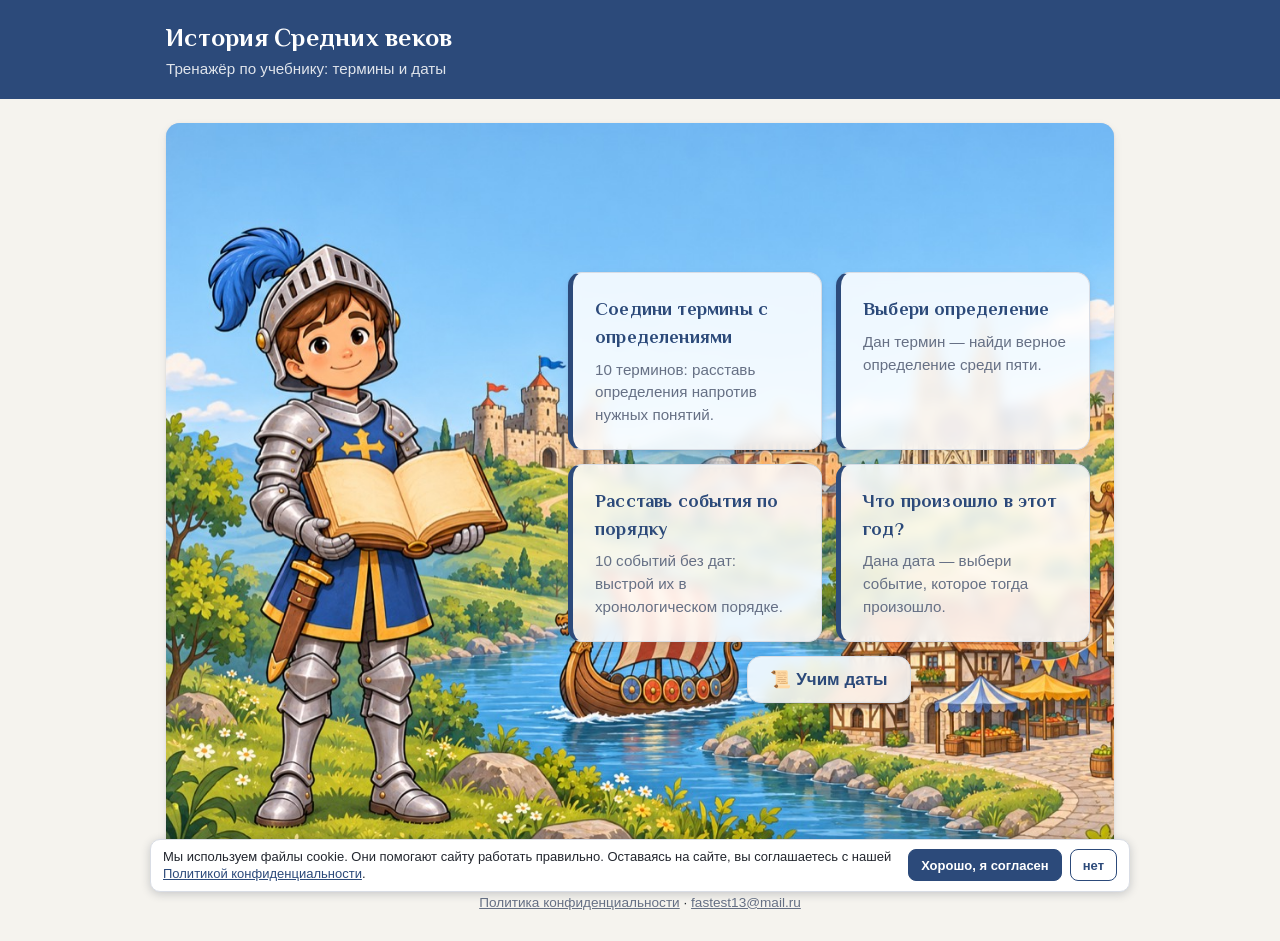
<file: index.html>
<!DOCTYPE html>
<html lang="ru">
<head>
  <meta charset="utf-8">
  <meta name="viewport" content="width=device-width, initial-scale=1">
  <title>История Средних веков — тренажёр</title>
  <link rel="icon" type="image/png" sizes="32x32" href="favicon.png">
  <link rel="icon" type="image/svg+xml" href="favicon.svg">
  <link rel="stylesheet" href="css/style.css">
</head>
<body>
  <header class="site-header">
    <div class="wrap">
      <h1>История Средних веков</h1>
      <p class="subtitle">Тренажёр по учебнику: термины и даты</p>
    </div>
  </header>

  <main class="wrap">
    <section id="menu" class="menu">
      <figure class="hero"><img src="images/hero.jpg" alt="Рыцарь с книгой на фоне средневековых земель" width="1280" height="853"></figure>
      <div class="menu-cards">
        <button type="button" class="menu-card" data-mode="match">
          <span class="menu-title">Соедини термины с определениями</span>
          <span class="menu-desc">10 терминов: расставь определения напротив нужных понятий.</span>
        </button>
        <button type="button" class="menu-card" data-mode="terms">
          <span class="menu-title">Выбери определение</span>
          <span class="menu-desc">Дан термин — найди верное определение среди пяти.</span>
        </button>
        <button type="button" class="menu-card" data-mode="order">
          <span class="menu-title">Расставь события по порядку</span>
          <span class="menu-desc">10 событий без дат: выстрой их в хронологическом порядке.</span>
        </button>
        <button type="button" class="menu-card" data-mode="dates">
          <span class="menu-title">Что произошло в этот год?</span>
          <span class="menu-desc">Дана дата — выбери событие, которое тогда произошло.</span>
        </button>
        <a class="memo-pill" href="pamyatka.html">📜 Учим даты</a>
      </div>
    </section>

    <section id="mode" class="mode" hidden></section>
  </main>

  <footer class="site-footer wrap">
    <a href="privacy.html">Политика конфиденциальности</a>
    · <a href="mailto:fastest13@mail.ru?subject=%D0%A2%D0%B5%D1%81%D1%82%20%D0%A1%D1%80%D0%B5%D0%B4%D0%BD%D0%B8%D0%B5%20%D0%B2%D0%B5%D0%BA%D0%B0">fastest13@mail.ru</a>
  </footer>

  <script src="js/data.js"></script>
  <script src="js/common.js"></script>
  <script src="js/mode-match.js"></script>
  <script src="js/mode-term-quiz.js"></script>
  <script src="js/mode-order.js"></script>
  <script src="js/mode-date-quiz.js"></script>
  <script src="js/analytics.js"></script>
  <script src="js/app.js"></script>
</body>
</html>
</file>
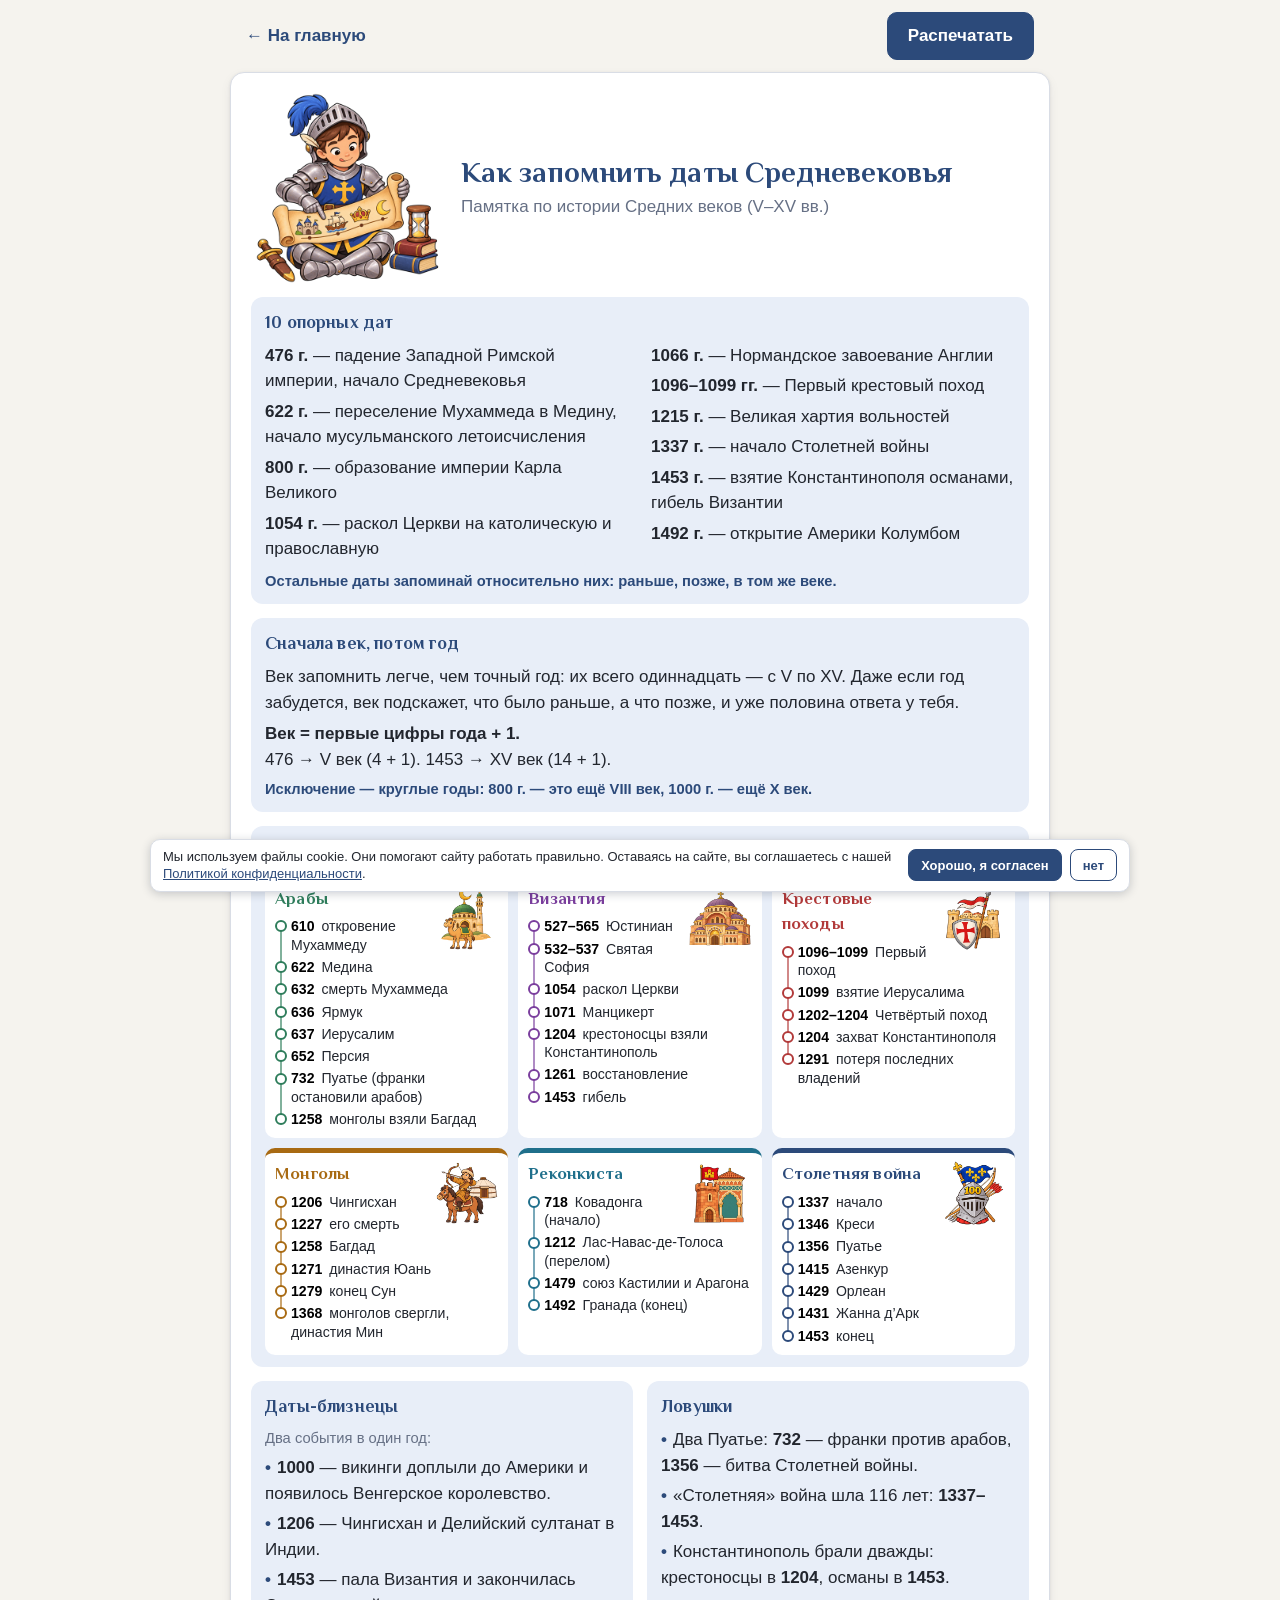
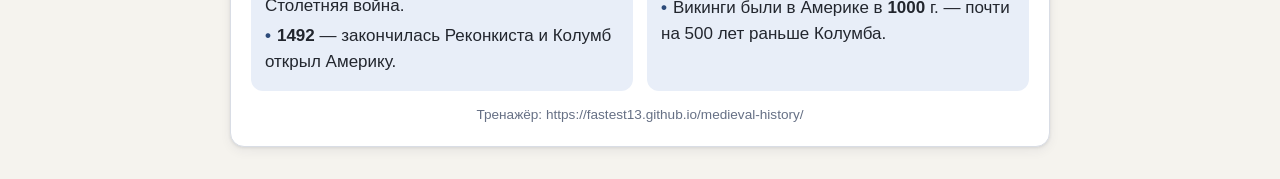
<file: pamyatka.html>
<!DOCTYPE html>
<html lang="ru">
<head>
  <meta charset="utf-8">
  <meta name="viewport" content="width=device-width, initial-scale=1">
  <title>Как запомнить даты Средневековья — памятка</title>
  <link rel="icon" type="image/png" sizes="32x32" href="favicon.png">
  <link rel="icon" type="image/svg+xml" href="favicon.svg">
  <link rel="stylesheet" href="css/style.css">
</head>
<body data-page="pamyatka">
  <div class="memo-bar">
    <a class="back-link" href="index.html">← На главную</a>
    <button type="button" class="btn primary" id="memo-print">Распечатать</button>
  </div>

  <main class="memo">
    <header class="memo-head">
      <img class="memo-knight" src="images/knight-study.png" alt="Рыцарь с книгой" onerror="this.onerror=null;this.src='images/knight-4.png'">
      <div>
        <h1>Как запомнить даты Средневековья</h1>
        <p class="memo-sub">Памятка по истории Средних веков (V–XV вв.)</p>
      </div>
    </header>

    <section class="memo-sec">
      <h2>10 опорных дат</h2>
      <ul class="memo-dates">
        <li><b>476 г.</b> — падение Западной Римской империи, начало Средневековья</li>
        <li><b>622 г.</b> — переселение Мухаммеда в Медину, начало мусульманского летоисчисления</li>
        <li><b>800 г.</b> — образование империи Карла Великого</li>
        <li><b>1054 г.</b> — раскол Церкви на католическую и православную</li>
        <li><b>1066 г.</b> — Нормандское завоевание Англии</li>
        <li><b>1096–1099 гг.</b> — Первый крестовый поход</li>
        <li><b>1215 г.</b> — Великая хартия вольностей</li>
        <li><b>1337 г.</b> — начало Столетней войны</li>
        <li><b>1453 г.</b> — взятие Константинополя османами, гибель Византии</li>
        <li><b>1492 г.</b> — открытие Америки Колумбом</li>
      </ul>
      <p class="memo-note">Остальные даты запоминай относительно них: раньше, позже, в том же веке.</p>
    </section>

    <section class="memo-sec memo-century">
      <h2>Сначала век, потом год</h2>
      <p>Век запомнить легче, чем точный год: их всего одиннадцать — с V по XV. Даже если год забудется, век подскажет, что было раньше, а что позже, и уже половина ответа у тебя.</p>
      <p><b>Век = первые цифры года + 1.</b><br>476 → V век (4 + 1). 1453 → XV век (14 + 1).</p>
      <p class="memo-note">Исключение — круглые годы: 800 г. — это ещё VIII век, 1000 г. — ещё X век.</p>
    </section>

    <section class="memo-sec">
      <h2>Цепочки-истории</h2>
      <div class="memo-ladders">
        <div class="memo-ladder" style="--c:#2e7d5b">
          <div class="memo-ladder-head"><img src="images/chain-arabs.png" alt=""><span>Арабы</span></div>
          <ol class="memo-ladder-list">
            <li><b>610</b> откровение Мухаммеду</li>
            <li><b>622</b> Медина</li>
            <li><b>632</b> смерть Мухаммеда</li>
            <li><b>636</b> Ярмук</li>
            <li><b>637</b> Иерусалим</li>
            <li><b>652</b> Персия</li>
            <li><b>732</b> Пуатье (франки остановили арабов)</li>
            <li><b>1258</b> монголы взяли Багдад</li>
          </ol>
        </div>
        <div class="memo-ladder" style="--c:#7a3e9d">
          <div class="memo-ladder-head"><img src="images/chain-byzantium.png" alt=""><span>Византия</span></div>
          <ol class="memo-ladder-list">
            <li><b>527–565</b> Юстиниан</li>
            <li><b>532–537</b> Святая София</li>
            <li><b>1054</b> раскол Церкви</li>
            <li><b>1071</b> Манцикерт</li>
            <li><b>1204</b> крестоносцы взяли Константинополь</li>
            <li><b>1261</b> восстановление</li>
            <li><b>1453</b> гибель</li>
          </ol>
        </div>
        <div class="memo-ladder" style="--c:#b23a3a">
          <div class="memo-ladder-head"><img src="images/chain-crusades.png" alt=""><span>Крестовые походы</span></div>
          <ol class="memo-ladder-list">
            <li><b>1096–1099</b> Первый поход</li>
            <li><b>1099</b> взятие Иерусалима</li>
            <li><b>1202–1204</b> Четвёртый поход</li>
            <li><b>1204</b> захват Константинополя</li>
            <li><b>1291</b> потеря последних владений</li>
          </ol>
        </div>
        <div class="memo-ladder" style="--c:#a86a12">
          <div class="memo-ladder-head"><img src="images/chain-mongols.png" alt=""><span>Монголы</span></div>
          <ol class="memo-ladder-list">
            <li><b>1206</b> Чингисхан</li>
            <li><b>1227</b> его смерть</li>
            <li><b>1258</b> Багдад</li>
            <li><b>1271</b> династия Юань</li>
            <li><b>1279</b> конец Сун</li>
            <li><b>1368</b> монголов свергли, династия Мин</li>
          </ol>
        </div>
        <div class="memo-ladder" style="--c:#1f6f8b">
          <div class="memo-ladder-head"><img src="images/chain-reconquista.png" alt=""><span>Реконкиста</span></div>
          <ol class="memo-ladder-list">
            <li><b>718</b> Ковадонга (начало)</li>
            <li><b>1212</b> Лас-Навас-де-Толоса (перелом)</li>
            <li><b>1479</b> союз Кастилии и Арагона</li>
            <li><b>1492</b> Гранада (конец)</li>
          </ol>
        </div>
        <div class="memo-ladder" style="--c:#2c4a7a">
          <div class="memo-ladder-head"><img src="images/chain-hundred.png" alt=""><span>Столетняя война</span></div>
          <ol class="memo-ladder-list">
            <li><b>1337</b> начало</li>
            <li><b>1346</b> Креси</li>
            <li><b>1356</b> Пуатье</li>
            <li><b>1415</b> Азенкур</li>
            <li><b>1429</b> Орлеан</li>
            <li><b>1431</b> Жанна д’Арк</li>
            <li><b>1453</b> конец</li>
          </ol>
        </div>
      </div>
    </section>

    <div class="memo-grid">
      <section class="memo-sec">
        <h2>Даты-близнецы</h2>
        <p class="memo-sub2">Два события в один год:</p>
        <ul class="memo-list">
          <li><b>1000</b> — викинги доплыли до Америки и появилось Венгерское королевство.</li>
          <li><b>1206</b> — Чингисхан и Делийский султанат в Индии.</li>
          <li><b>1453</b> — пала Византия и закончилась Столетняя война.</li>
          <li><b>1492</b> — закончилась Реконкиста и Колумб открыл Америку.</li>
        </ul>
      </section>

      <section class="memo-sec">
        <h2>Ловушки</h2>
        <ul class="memo-list">
          <li>Два Пуатье: <b>732</b> — франки против арабов, <b>1356</b> — битва Столетней войны.</li>
          <li>«Столетняя» война шла 116 лет: <b>1337–1453</b>.</li>
          <li>Константинополь брали дважды: крестоносцы в <b>1204</b>, османы в <b>1453</b>.</li>
          <li>Викинги были в Америке в <b>1000</b> г. — почти на 500 лет раньше Колумба.</li>
        </ul>
      </section>
    </div>

    <p class="memo-foot">Тренажёр: https://fastest13.github.io/medieval-history/</p>
  </main>

  <script src="js/common.js"></script>
  <script src="js/analytics.js"></script>
  <script>
    document.getElementById('memo-print').addEventListener('click', function () { window.print(); });
  </script>
</body>
</html>
</file>
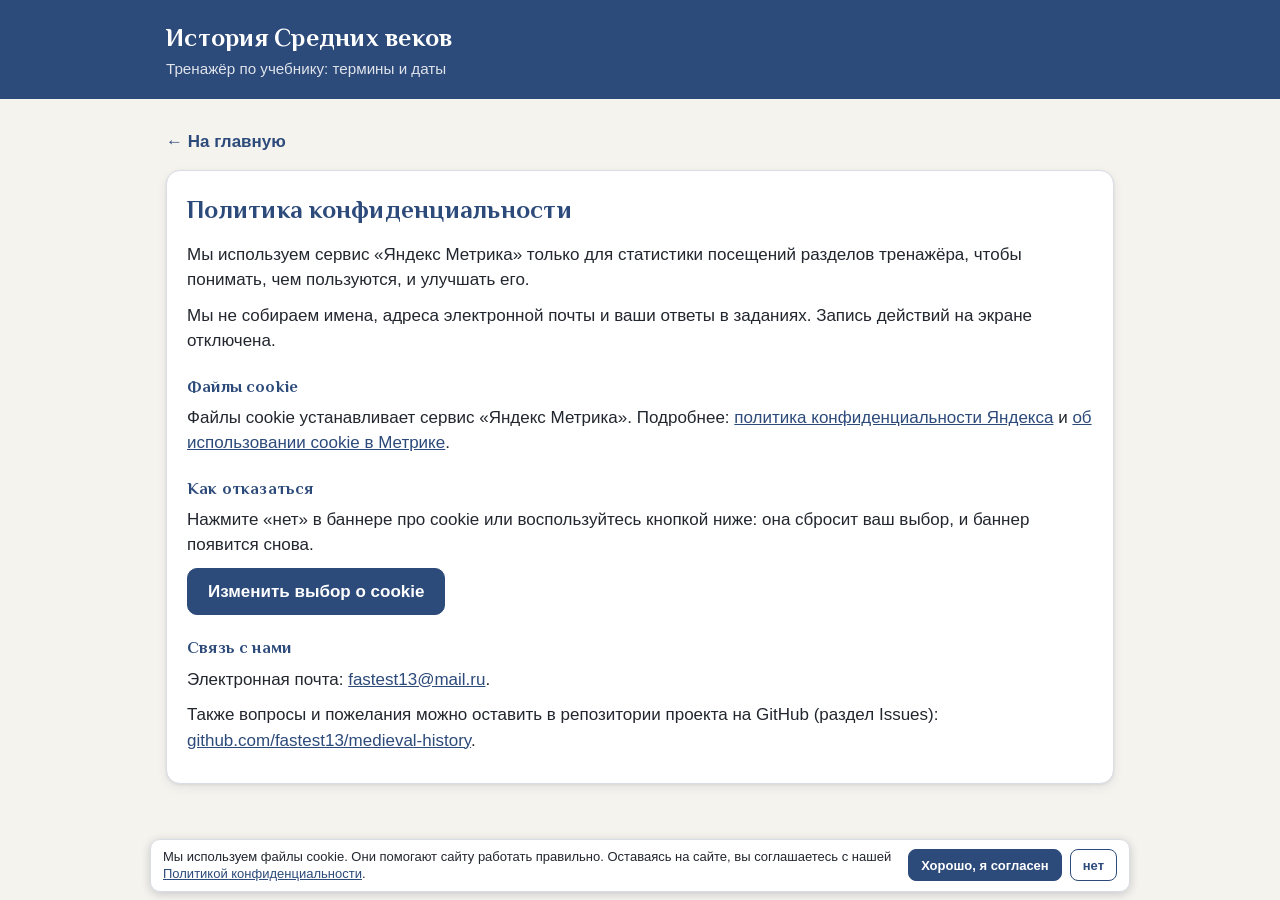
<file: privacy.html>
<!DOCTYPE html>
<html lang="ru">
<head>
  <meta charset="utf-8">
  <meta name="viewport" content="width=device-width, initial-scale=1">
  <title>Политика конфиденциальности — История Средних веков</title>
  <link rel="icon" type="image/png" sizes="32x32" href="favicon.png">
  <link rel="icon" type="image/svg+xml" href="favicon.svg">
  <link rel="stylesheet" href="css/style.css">
</head>
<body data-page="privacy">
  <header class="site-header">
    <div class="wrap">
      <h1>История Средних веков</h1>
      <p class="subtitle">Тренажёр по учебнику: термины и даты</p>
    </div>
  </header>

  <main class="wrap privacy">
    <p><a class="back-link" href="index.html">← На главную</a></p>

    <div class="card">
      <h2>Политика конфиденциальности</h2>

      <p>Мы используем сервис «Яндекс Метрика» только для статистики посещений разделов тренажёра, чтобы
        понимать, чем пользуются, и улучшать его.</p>
      <p>Мы не собираем имена, адреса электронной почты и ваши ответы в заданиях. Запись действий на экране
        отключена.</p>

      <h3>Файлы cookie</h3>
      <p>Файлы cookie устанавливает сервис «Яндекс Метрика». Подробнее:
        <a href="https://yandex.ru/legal/confidential/" target="_blank" rel="noopener">политика конфиденциальности Яндекса</a>
        и
        <a href="https://yandex.ru/support/metrica/general/cookie-usage.html" target="_blank" rel="noopener">об использовании cookie в Метрике</a>.
      </p>

      <h3>Как отказаться</h3>
      <p>Нажмите «нет» в баннере про cookie или воспользуйтесь кнопкой ниже: она сбросит ваш выбор, и баннер
        появится снова.</p>
      <p><button type="button" class="btn primary" id="reset-consent">Изменить выбор о cookie</button></p>

      <h3>Связь с нами</h3>
      <p>Электронная почта: <a href="mailto:fastest13@mail.ru?subject=%D0%A2%D0%B5%D1%81%D1%82%20%D0%A1%D1%80%D0%B5%D0%B4%D0%BD%D0%B8%D0%B5%20%D0%B2%D0%B5%D0%BA%D0%B0">fastest13@mail.ru</a>.</p>
      <p>Также вопросы и пожелания можно оставить в репозитории проекта на GitHub (раздел Issues):
        <a href="https://github.com/fastest13/medieval-history" target="_blank" rel="noopener">github.com/fastest13/medieval-history</a>.
      </p>
    </div>
  </main>

  <footer class="site-footer wrap">
    <a href="index.html">На главную</a>
  </footer>

  <script src="js/common.js"></script>
  <script src="js/analytics.js"></script>
  <script>
    document.getElementById('reset-consent').addEventListener('click', function () { App.resetConsent(); });
  </script>
</body>
</html>
</file>
<file: css/style.css>
:root {
  --accent: #2c4a7a;
  --accent-dark: #1f3659;
  --accent-soft: #e8eef8;
  --bg: #f5f3ee;
  --card: #ffffff;
  --text: #22262e;
  --muted: #667085;
  --border: #d9dde5;
  --green: #2e7d32;
  --green-bg: #e6f4e7;
  --red: #c62828;
  --red-bg: #fbe9e9;
  --shadow: 0 1px 3px rgba(30, 40, 60, .10), 0 4px 12px rgba(30, 40, 60, .06);
}

/* Заголовочный шрифт Philosopher (SIL Open Font License), лежит в fonts/ — работает без интернета и в печати */
@font-face {
  font-family: 'Philosopher';
  font-style: normal;
  font-weight: 700;
  font-display: swap;
  src: url(../fonts/philosopher-700-cyrillic.woff2) format('woff2');
  unicode-range: U+0301, U+0400-045F, U+0490-0491, U+04B0-04B1, U+2116;
}
@font-face {
  font-family: 'Philosopher';
  font-style: normal;
  font-weight: 700;
  font-display: swap;
  src: url(../fonts/philosopher-700-latin.woff2) format('woff2');
  unicode-range: U+0000-00FF, U+0131, U+0152-0153, U+02BB-02BC, U+02C6, U+02DA, U+02DC, U+0304, U+0308, U+0329, U+2000-206F, U+20AC, U+2122, U+2191, U+2193, U+2212, U+2215, U+FEFF, U+FFFD;
}

* { box-sizing: border-box; }

html { -webkit-text-size-adjust: 100%; }

body {
  margin: 0;
  background: var(--bg);
  color: var(--text);
  font: 17px/1.5 -apple-system, BlinkMacSystemFont, "Segoe UI", Roboto, "Helvetica Neue", Arial, sans-serif;
  overflow-wrap: anywhere;
}

[hidden] { display: none !important; }

/* Все заголовки — средневековым шрифтом */
h1, h2, h3, .menu-title, .result-grade, .memo-ladder-head span {
  font-family: 'Philosopher', Georgia, 'Times New Roman', serif;
  font-weight: 700;
  letter-spacing: .01em;
}

.wrap { max-width: 980px; margin: 0 auto; padding: 0 16px; }

.site-header { background: var(--accent); color: #fff; padding: 22px 0 18px; margin-bottom: 24px; }
.site-header h1 { margin: 0; font-size: 1.6rem; line-height: 1.25; }
.subtitle { margin: 4px 0 0; opacity: .85; font-size: .95rem; }

main.wrap { padding-bottom: 32px; }

/* ---------- Кнопки ---------- */
.btn {
  min-height: 44px;
  padding: 10px 20px;
  border: 1px solid var(--accent);
  border-radius: 10px;
  background: #fff;
  color: var(--accent);
  font: inherit;
  font-weight: 600;
  cursor: pointer;
  touch-action: manipulation;
}
.btn:hover { background: var(--accent-soft); }
.btn.primary { background: var(--accent); color: #fff; }
.btn.primary:hover { background: var(--accent-dark); }
.btn.ghost { border-color: transparent; background: transparent; padding-left: 8px; padding-right: 12px; }
.btn.ghost:hover { background: var(--accent-soft); }
.btn:focus-visible, .option:focus-visible, .cell:focus-visible, .menu-card:focus-visible, .move-btn:focus-visible {
  outline: 3px solid rgba(44, 74, 122, .45);
  outline-offset: 2px;
}

/* ---------- Меню ---------- */
.menu {
  position: relative;
  display: flex; align-items: center; justify-content: flex-end;
  min-height: 440px;
  min-height: max(440px, calc(100vh - 170px));
  min-height: max(440px, calc(100svh - 170px));
  max-height: 760px;
  padding: 24px;
  border-radius: 14px;
  overflow: hidden;
  box-shadow: var(--shadow);
  background: #b9c7dc;
}
.hero {
  position: absolute; inset: 0; z-index: 0;
  margin: 0;
}
.hero img {
  display: block; width: 100%; height: 100%; margin: 0;
  object-fit: cover; object-position: left center;
}
.menu-cards {
  position: relative; z-index: 1;
  width: 58%;
  display: grid; grid-template-columns: 1fr 1fr; gap: 14px;
}
.menu-card {
  display: flex; flex-direction: column; gap: 8px;
  padding: 22px;
  text-align: left;
  font: inherit; color: inherit;
  background: rgba(255, 255, 255, .86);
  -webkit-backdrop-filter: blur(6px);
  backdrop-filter: blur(6px);
  border: 1px solid var(--border);
  border-left: 5px solid var(--accent);
  border-radius: 14px;
  box-shadow: var(--shadow);
  cursor: pointer;
  transition: transform .12s, box-shadow .12s;
  touch-action: manipulation;
}
.menu-card:hover { background: rgba(255, 255, 255, .94); transform: translateY(-2px); box-shadow: 0 2px 6px rgba(30,40,60,.14), 0 8px 20px rgba(30,40,60,.10); }
.memo-pill {
  grid-column: 1 / -1; justify-self: center;
  display: inline-flex; align-items: center; justify-content: center;
  min-height: 44px; padding: 10px 22px;
  background: rgba(255, 255, 255, .86);
  -webkit-backdrop-filter: blur(6px);
  backdrop-filter: blur(6px);
  border: 1px solid var(--border);
  border-radius: 14px;
  box-shadow: var(--shadow);
  color: var(--accent); font-weight: 700; text-decoration: none;
  transition: transform .12s, box-shadow .12s, background-color .12s;
  touch-action: manipulation;
}
.memo-pill:hover { background: rgba(255, 255, 255, .94); transform: translateY(-2px); box-shadow: 0 2px 6px rgba(30,40,60,.14), 0 8px 20px rgba(30,40,60,.10); }
.memo-pill:focus-visible { outline: 3px solid rgba(44, 74, 122, .45); outline-offset: 2px; }
.menu-title { font-size: 1.15rem; font-weight: 700; color: var(--accent); }
.menu-desc { color: var(--muted); font-size: .95rem; }

/* ---------- Общее для режимов ---------- */
.mode-head { display: flex; align-items: center; gap: 12px; margin-bottom: 12px; flex-wrap: wrap; }
.mode-head h2 { margin: 0; font-size: 1.25rem; color: var(--accent); }
.hint { margin: 0 0 14px; color: var(--muted); font-size: .95rem; }
.section-title { margin: 24px 0 10px; color: var(--accent); }

.card {
  background: var(--card);
  border: 1px solid var(--border);
  border-radius: 14px;
  box-shadow: var(--shadow);
  padding: 20px;
  margin-bottom: 14px;
}

.bar {
  position: sticky; bottom: 0; z-index: 5;
  display: flex; flex-wrap: wrap; gap: 10px; justify-content: center;
  margin: 18px -16px 0;
  padding: 12px 16px calc(12px + env(safe-area-inset-bottom));
  background: rgba(245, 243, 238, .95);
  border-top: 1px solid var(--border);
  backdrop-filter: blur(4px);
}
.bar .btn { flex: 1 1 160px; max-width: 320px; }

.result {
  display: flex; align-items: center; gap: 16px;
  padding: 18px;
  margin-bottom: 16px;
  border-radius: 14px;
  border: 2px solid var(--accent);
  background: var(--accent-soft);
  scroll-margin-top: 12px;
}
.result-knight { flex: 0 0 auto; display: block; width: 140px; max-width: 30%; height: auto; }
.result-body { flex: 1 1 auto; min-width: 0; display: flex; flex-direction: column; gap: 4px; }
.result-top { display: flex; flex-wrap: wrap; align-items: center; gap: 6px 12px; }
.share-btn {
  min-height: 40px;
  padding: 6px 14px;
  background: rgba(255, 255, 255, .75);
  color: var(--accent);
  border: 1px solid var(--accent);
  border-radius: 999px;
  font-size: .95rem;
  white-space: nowrap;
}
.share-btn:hover { background: #fff; }
.result.good .share-btn { color: var(--green); border-color: var(--green); }
.result.low .share-btn { color: var(--red); border-color: var(--red); }
.result-grade { font-size: 2rem; line-height: 1.15; font-weight: 700; color: var(--accent); }
.result-score { font-size: 1.15rem; font-weight: 600; color: var(--accent); }
.result-phrase { font-size: 1rem; color: var(--text); }
.result.good { border-color: var(--green); background: var(--green-bg); }
.result.good .result-grade, .result.good .result-score { color: var(--green); }
.result.low { border-color: var(--red); background: var(--red-bg); }
.result.low .result-grade, .result.low .result-score { color: var(--red); }

/* ---------- Викторины (режимы 2 и 4) ---------- */
.progress-line { display: flex; justify-content: space-between; color: var(--muted); font-size: .95rem; margin-bottom: 6px; }
.progress-track { height: 6px; background: var(--accent-soft); border-radius: 3px; overflow: hidden; margin-bottom: 18px; }
.progress-fill { height: 100%; background: var(--accent); }
.prompt { font-weight: 700; margin-bottom: 18px; }
.prompt-term { font-size: 1.7rem; color: var(--accent); }
.prompt-date { font-size: 2.2rem; color: var(--accent); text-align: center; padding: 6px 0; }
.options { display: flex; flex-direction: column; gap: 10px; }
.option {
  display: block; width: 100%;
  min-height: 48px; padding: 12px 14px;
  text-align: left; font: inherit; color: var(--text);
  background: #fff;
  border: 2px solid var(--border);
  border-radius: 10px;
  cursor: pointer;
  touch-action: manipulation;
}
.option:hover { border-color: var(--accent); background: var(--accent-soft); }
.option.locked { cursor: default; }
.option.locked:hover { border-color: var(--border); background: #fff; }
.option.correct, .option.correct:hover { border-color: var(--green); background: var(--green-bg); }
.option.wrong, .option.wrong:hover { border-color: var(--red); background: var(--red-bg); }

.note-ok { color: var(--green); font-weight: 600; text-align: center; }
.mistake-prompt { font-weight: 700; margin-bottom: 8px; color: var(--accent); }
.answer { padding: 8px 12px; border-radius: 8px; margin-top: 6px; }
.wrong-text { background: var(--red-bg); color: var(--red); }
.right-text { background: var(--green-bg); color: var(--green); }

/* ---------- Режим 1: сетка соответствий ---------- */
.match-grid {
  display: grid;
  grid-template-columns: 1fr 2fr;
  gap: 8px;
}
.cell {
  padding: 10px 12px;
  background: #fff;
  border: 2px solid var(--border);
  border-radius: 10px;
  font-size: .95rem;
  cursor: pointer;
  user-select: none;
  -webkit-user-select: none;
  touch-action: manipulation;
  position: relative;
  transition: transform .18s ease, box-shadow .18s ease, background-color .18s ease, border-color .18s ease;
}
.term-cell { font-weight: 700; color: var(--accent); display: flex; align-items: center; }
.cell:hover { border-color: var(--accent); }
.cell.selected { border-color: var(--accent); background: #dbe6f7; box-shadow: 0 0 0 3px rgba(44, 74, 122, .25); }
.cell.lifted {
  transform: translateY(-4px) scale(1.02);
  box-shadow: 0 0 0 3px rgba(44, 74, 122, .25), 0 8px 18px rgba(30, 40, 60, .28);
  z-index: 2;
}
.cell.flying { z-index: 3; }
.cell.just-paired { animation: pairPulse .6s ease-out; }
@keyframes pairPulse {
  from { background-color: #c4d8f5; border-color: var(--accent); box-shadow: 0 0 0 4px rgba(44, 74, 122, .35); }
}
@media (prefers-reduced-motion: reduce) {
  .cell { transition: none; }
  .cell.lifted { transform: none; }
  .cell.just-paired { animation: none; }
}
.match-grid.locked .cell { cursor: default; }
.match-grid.locked .cell:hover { border-color: var(--border); }
.cell.ok, .match-grid.locked .cell.ok:hover { border-color: var(--green); background: var(--green-bg); }
.cell.bad, .match-grid.locked .cell.bad:hover { border-color: var(--red); background: var(--red-bg); }
.fix { margin-top: 8px; padding-top: 8px; border-top: 1px dashed var(--green); color: var(--green); font-weight: 600; }

/* ---------- Режим 3: порядок событий ---------- */
.order-list { list-style: none; margin: 0; padding: 0; display: flex; flex-direction: column; gap: 8px; }
.order-item {
  display: flex; align-items: center; gap: 10px;
  padding: 10px 12px;
  background: #fff;
  border: 2px solid var(--border);
  border-radius: 10px;
  cursor: grab;
  touch-action: manipulation;
  user-select: none;
  -webkit-user-select: none;
}
.order-item:hover { border-color: var(--accent); }
.order-item.static, .order-item.static:hover { cursor: default; border-color: var(--border); }
.order-item.dragging {
  position: fixed; z-index: 1000; margin: 0;
  pointer-events: none;
  cursor: grabbing;
  transform: scale(1.02);
  border-color: var(--accent);
  box-shadow: 0 10px 28px rgba(30, 40, 60, .30);
}
.order-placeholder {
  list-style: none;
  border: 2px dashed var(--accent);
  border-radius: 10px;
  background: var(--accent-soft);
}
body.order-dragging { user-select: none; -webkit-user-select: none; cursor: grabbing; }
.drag-handle {
  flex: 0 0 auto;
  width: 44px; height: 44px; margin: -6px 0 -6px -6px;
  display: flex; align-items: center; justify-content: center;
  font-size: 1.5rem; line-height: 1; color: var(--muted);
  cursor: grab;
  touch-action: none;
}
.order-item.ok, .order-item.ok:hover { border-color: var(--green); background: var(--green-bg); cursor: default; }
.order-item.bad, .order-item.bad:hover { border-color: var(--red); background: var(--red-bg); cursor: default; }
.order-num {
  flex: 0 0 auto; min-width: 28px; height: 28px; line-height: 28px;
  text-align: center; border-radius: 50%;
  background: var(--accent-soft); color: var(--accent); font-weight: 700; font-size: .85rem;
}
.order-text { flex: 1 1 auto; min-width: 0; display: flex; flex-direction: column; gap: 2px; font-size: .97rem; }
.order-date { font-weight: 700; color: var(--accent); }
.order-hint { color: var(--red); font-size: .9rem; font-weight: 600; }
.order-btns { flex: 0 0 auto; display: flex; gap: 6px; }
.move-btn {
  width: 44px; height: 44px;
  border: 1px solid var(--accent); border-radius: 10px;
  background: #fff; color: var(--accent);
  font-size: 1.2rem; font-weight: 700; line-height: 1;
  cursor: pointer; touch-action: manipulation;
}
.move-btn:hover:not(:disabled) { background: var(--accent-soft); }
.move-btn:disabled { opacity: .3; cursor: default; }

/* ---------- Мобильные ---------- */
@media (max-width: 640px) {
  body { font-size: 16px; }
  .site-header h1 { font-size: 1.35rem; }
  .menu {
    display: block;
    min-height: 0; max-height: none;
    padding: 0;
    border-radius: 12px;
    background: var(--accent-soft);
  }
  .hero { position: relative; inset: auto; height: 78vw; }
  .hero img { width: 100%; height: 100%; object-fit: cover; object-position: 0% 35%; }
  .menu-cards { width: 100%; grid-template-columns: 1fr; gap: 10px; padding: 0 12px 12px; margin-top: -36px; }
  .menu-card { padding: 16px; }
  .memo-pill { justify-self: stretch; }
  .prompt-term { font-size: 1.4rem; }
  .prompt-date { font-size: 1.8rem; }
  .card { padding: 16px; }
  .result { gap: 12px; padding: 14px; }
  .result-knight { width: 96px; max-width: 30%; }
  .result-grade { font-size: 1.7rem; }
  .share-btn { padding: 4px 12px; font-size: .9rem; }
  .result-score { font-size: 1rem; }
  .result-phrase { font-size: .92rem; }
  .match-grid { gap: 5px; }
  .cell { padding: 7px 8px; font-size: .78rem; line-height: 1.35; border-width: 1.5px; border-radius: 8px; }
  .order-item { padding: 8px; gap: 6px; }
  .drag-handle { margin: -4px 0 -4px -4px; }
  .order-num { min-width: 24px; height: 24px; line-height: 24px; font-size: .78rem; }
  .order-text { font-size: .9rem; }
  .order-btns { flex-direction: column; gap: 4px; }
  .move-btn { width: 44px; height: 44px; }
  .bar { gap: 8px; }
  .bar .btn { flex: 1 1 90px; max-width: none; padding: 8px 10px; font-size: .95rem; }
}

/* ---------- Подвал и страница политики ---------- */
.site-footer { padding-top: 8px; padding-bottom: 28px; text-align: center; font-size: .85rem; }
.site-footer a { color: var(--muted); }
.privacy .back-link { display: inline-block; padding: 6px 0; color: var(--accent); font-weight: 600; text-decoration: none; }
.privacy .back-link:hover { text-decoration: underline; }
.privacy h2 { margin: 0 0 12px; color: var(--accent); }
.privacy h3 { margin: 20px 0 6px; color: var(--accent); font-size: 1.05rem; }
.privacy p, .privacy ul { margin: 0 0 10px; }
.privacy ul { padding-left: 22px; }
.privacy a { color: var(--accent); }

/* ---------- Баннер cookie ---------- */
.cookie-banner {
  position: fixed; left: 0; right: 0; bottom: 0; z-index: 2000;
  padding: 0 16px calc(8px + env(safe-area-inset-bottom));
  pointer-events: none;
}
.cookie-inner {
  pointer-events: auto;
  max-width: 980px; margin: 0 auto;
  display: flex; align-items: center; gap: 12px;
  padding: 8px 12px;
  background: var(--card);
  border: 1px solid var(--border);
  border-radius: 10px;
  box-shadow: 0 2px 10px rgba(30, 40, 60, .22);
}
.cookie-text { margin: 0; flex: 1 1 auto; min-width: 0; font-size: 13px; line-height: 1.35; }
.cookie-text a { color: var(--accent); }
.cookie-actions { flex: 0 0 auto; display: flex; flex-wrap: nowrap; gap: 8px; }
.cookie-banner .btn { min-height: 32px; padding: 4px 12px; font-size: 13px; white-space: nowrap; border-radius: 8px; }

@media (max-width: 640px) {
  .cookie-banner { padding-left: 8px; padding-right: 8px; }
  .cookie-inner { flex-direction: column; align-items: stretch; gap: 8px; padding: 8px; }
  .cookie-text { font-size: 12px; }
  .cookie-actions { width: 100%; }
  .cookie-banner .btn { flex: 1 1 0; min-height: 34px; white-space: normal; }
}

/* ---------- Отказ от cookie: сайт скрыт ---------- */
html.cookie-blocked body > *:not(.cookie-refused) { display: none !important; }
html.cookie-blocked body { overflow: hidden; }
.cookie-refused {
  position: fixed; inset: 0; z-index: 3000;
  min-height: 100vh; min-height: 100svh;
  display: flex; flex-direction: column; align-items: center; justify-content: center;
  gap: 18px; padding: 24px 16px;
  background: var(--bg);
  text-align: center;
}
.refused-knight { width: 220px; max-width: 60%; height: auto; display: block; }
.refused-text { margin: 0; max-width: 460px; font-size: 1.15rem; font-weight: 600; color: var(--accent); }
.refused-link { color: var(--muted); font-size: .85rem; }

@media (max-width: 640px) {
  .refused-knight { width: 160px; }
  .refused-text { font-size: 1.05rem; }
}

/* ---------- Ссылка на памятку в результате ---------- */
.result-memo-link { font-size: .88rem; color: var(--accent); text-decoration: underline; text-underline-offset: 2px; }

/* ---------- Памятка «Как запомнить даты Средневековья» ---------- */
.memo-bar {
  max-width: 820px; margin: 0 auto; padding: 12px 16px 0;
  display: flex; align-items: center; justify-content: space-between; gap: 12px; flex-wrap: wrap;
}
.memo-bar .back-link { color: var(--accent); font-weight: 600; text-decoration: none; }
.memo-bar .back-link:hover { text-decoration: underline; }
.memo {
  max-width: 820px; margin: 12px auto 32px; padding: 20px;
  background: var(--card); border: 1px solid var(--border); border-radius: 14px; box-shadow: var(--shadow);
  display: flex; flex-direction: column; gap: 14px;
}
.memo-head { display: flex; align-items: center; gap: 20px; }
.memo-knight { width: 190px; height: auto; flex: 0 0 auto; display: block; }
.memo h1 { margin: 0; font-size: 1.8rem; line-height: 1.2; color: var(--accent); }
.memo-sub { margin: 4px 0 0; color: var(--muted); }
.memo-grid { display: grid; grid-template-columns: 1fr 1fr; gap: 14px; }
.memo-sec { background: var(--accent-soft); border-radius: 12px; padding: 12px 14px; break-inside: avoid; }
.memo-sec h2 { margin: 0 0 8px; font-size: 1.1rem; color: var(--accent); }
.memo-sec p { margin: 0 0 6px; }
.memo-sec p:last-child { margin-bottom: 0; }
.memo-sub2 { color: var(--muted); font-size: .92rem; }
.memo-dates, .memo-list { margin: 0; padding-left: 20px; }
.memo-dates { list-style: none; padding-left: 0; columns: 2; column-gap: 22px; margin-bottom: 8px; }
.memo-dates li { margin-bottom: 5px; break-inside: avoid; }
.memo-list { list-style: none; padding-left: 0; }
.memo-list li { margin-bottom: 5px; }
.memo-list li::before { content: "•"; color: var(--accent); font-weight: 700; margin-right: 6px; }
.memo-note { font-size: .92rem; color: var(--accent); font-weight: 600; }
.memo-ladders { display: grid; grid-template-columns: repeat(3, 1fr); gap: 10px; }
.memo-ladder { background: #fff; border-radius: 10px; border-top: 5px solid var(--c); padding: 8px 10px 6px; min-width: 0; break-inside: avoid; display: flow-root; }
.memo-ladder-head { display: block; margin-bottom: 6px; }
.memo-ladder-head img { float: right; height: 64px; width: 64px; object-fit: contain; display: block; margin: 0 0 4px 8px; }
.memo-ladder-head span { font-weight: 800; color: var(--c); line-height: 1.15; }
.memo-ladder-list { list-style: none; margin: 0; padding: 0 0 0 16px; position: relative; }
.memo-ladder-list li { --gap: 4px; --lh: 1.3; position: relative; font-size: .88rem; line-height: var(--lh); margin-bottom: var(--gap); }
.memo-ladder-list li::before { content: ""; position: absolute; left: -16px; top: calc(var(--lh) * 1em / 2 - 6px); width: 8px; height: 8px; border-radius: 50%; background: #fff; border: 2px solid var(--c); z-index: 1; }
/* линия — отрезками от центра кружка до центра следующего; у последнего пункта её нет */
.memo-ladder-list li::after { content: ""; position: absolute; left: -11px; top: calc(var(--lh) * 1em / 2); width: 2px; height: calc(100% + var(--gap)); background: var(--c); opacity: .6; }
.memo-ladder-list li:last-child::after { display: none; }
.memo-ladder-list li b { margin-right: 3px; color: #000; }
.memo-foot { margin: 0; text-align: center; font-size: .85rem; color: var(--muted); }

/* полоса эпох */

@media (max-width: 640px) {
  .memo { padding: 14px; margin-left: 8px; margin-right: 8px; gap: 12px; }
  .memo-head { gap: 12px; }
  .memo-knight { width: 110px; }
  .memo h1 { font-size: 1.3rem; }
  .memo-grid { grid-template-columns: 1fr; }
  .memo-ladders { grid-template-columns: 1fr 1fr; }
  .memo-dates { columns: 1; }
}

@media (max-width: 419px) {
  .memo-ladders { grid-template-columns: 1fr; }
}

@media print {
  @page { size: A4; margin: 10mm; }
  body[data-page="pamyatka"] { background: #fff; font-size: 9.8pt; line-height: 1.26; -webkit-print-color-adjust: exact; print-color-adjust: exact; }
  body[data-page="pamyatka"] .memo-bar,
  body[data-page="pamyatka"] .cookie-banner,
  body[data-page="pamyatka"] .cookie-refused { display: none !important; }
  body[data-page="pamyatka"] .memo { max-width: none; margin: 0; padding: 0; border: 0; border-radius: 0; box-shadow: none; gap: 5px; }
  body[data-page="pamyatka"] .memo-head { gap: 12px; }
  body[data-page="pamyatka"] .memo-knight { width: 33mm; }
  body[data-page="pamyatka"] .memo h1 { font-size: 20pt; }
  body[data-page="pamyatka"] .memo-sub { font-size: 10.5pt; }
  body[data-page="pamyatka"] .memo-grid { gap: 8px; }
  body[data-page="pamyatka"] .memo-sec { padding: 5px 9px; border-radius: 8px; }
  body[data-page="pamyatka"] .memo-sec h2 { font-size: 11.5pt; margin-bottom: 4px; }
  body[data-page="pamyatka"] .memo-sec p { margin-bottom: 3px; }
  body[data-page="pamyatka"] .memo-dates li, body[data-page="pamyatka"] .memo-list li { margin-bottom: 2px; }
  body[data-page="pamyatka"] .memo-note { font-size: 9.5pt; }
  body[data-page="pamyatka"] .memo-ladders { gap: 5px; }
  body[data-page="pamyatka"] .memo-ladder { padding: 4px 7px 3px; border-top-width: 4px; }
  body[data-page="pamyatka"] .memo-ladder-head { margin-bottom: 2px; }
  body[data-page="pamyatka"] .memo-ladder-head img { height: 16mm; width: 16mm; margin: 0 0 1mm 2mm; }
  body[data-page="pamyatka"] .memo-ladder-head span { font-size: 10pt; }
  body[data-page="pamyatka"] .memo-ladder-list li { --gap: 2px; --lh: 1.2; font-size: 9.2pt; }
  body[data-page="pamyatka"] .memo-dates { margin-bottom: 4px; }
  body[data-page="pamyatka"] .memo-foot { font-size: 9pt; }
}
</file>
